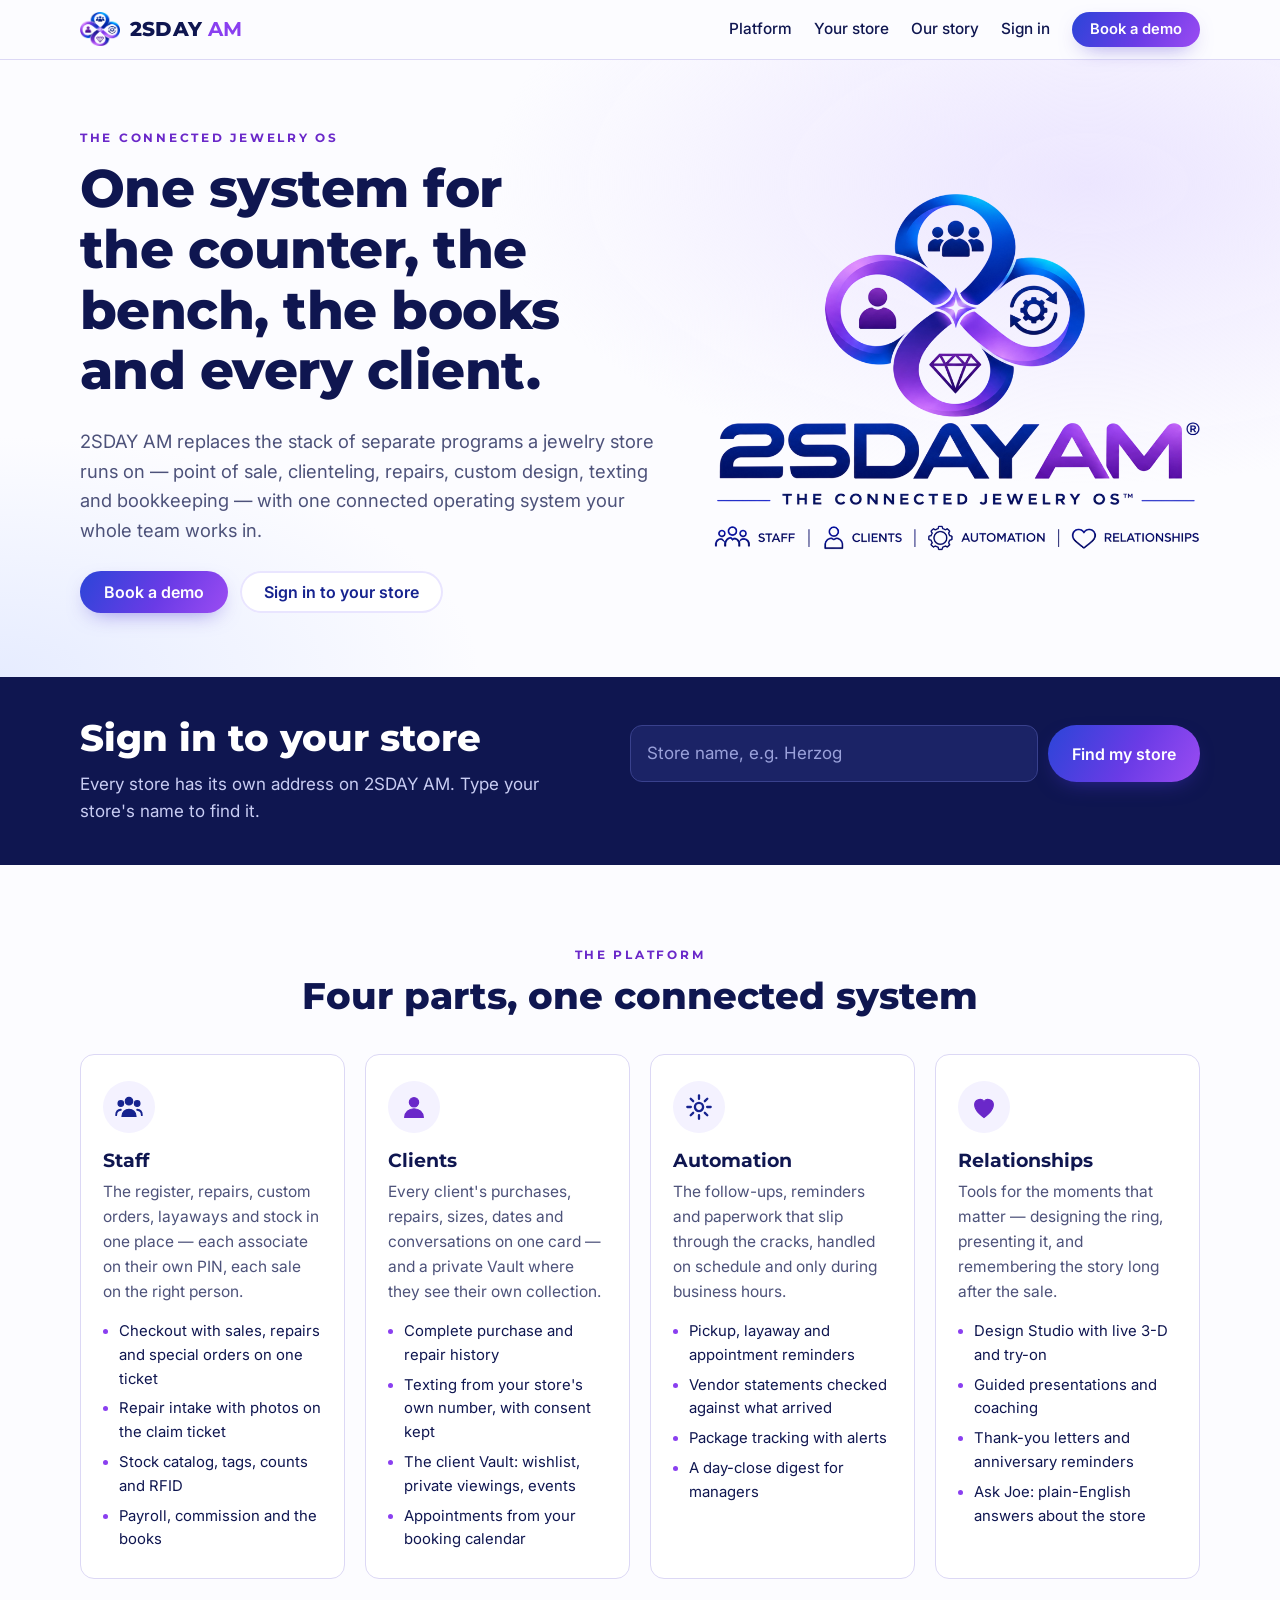
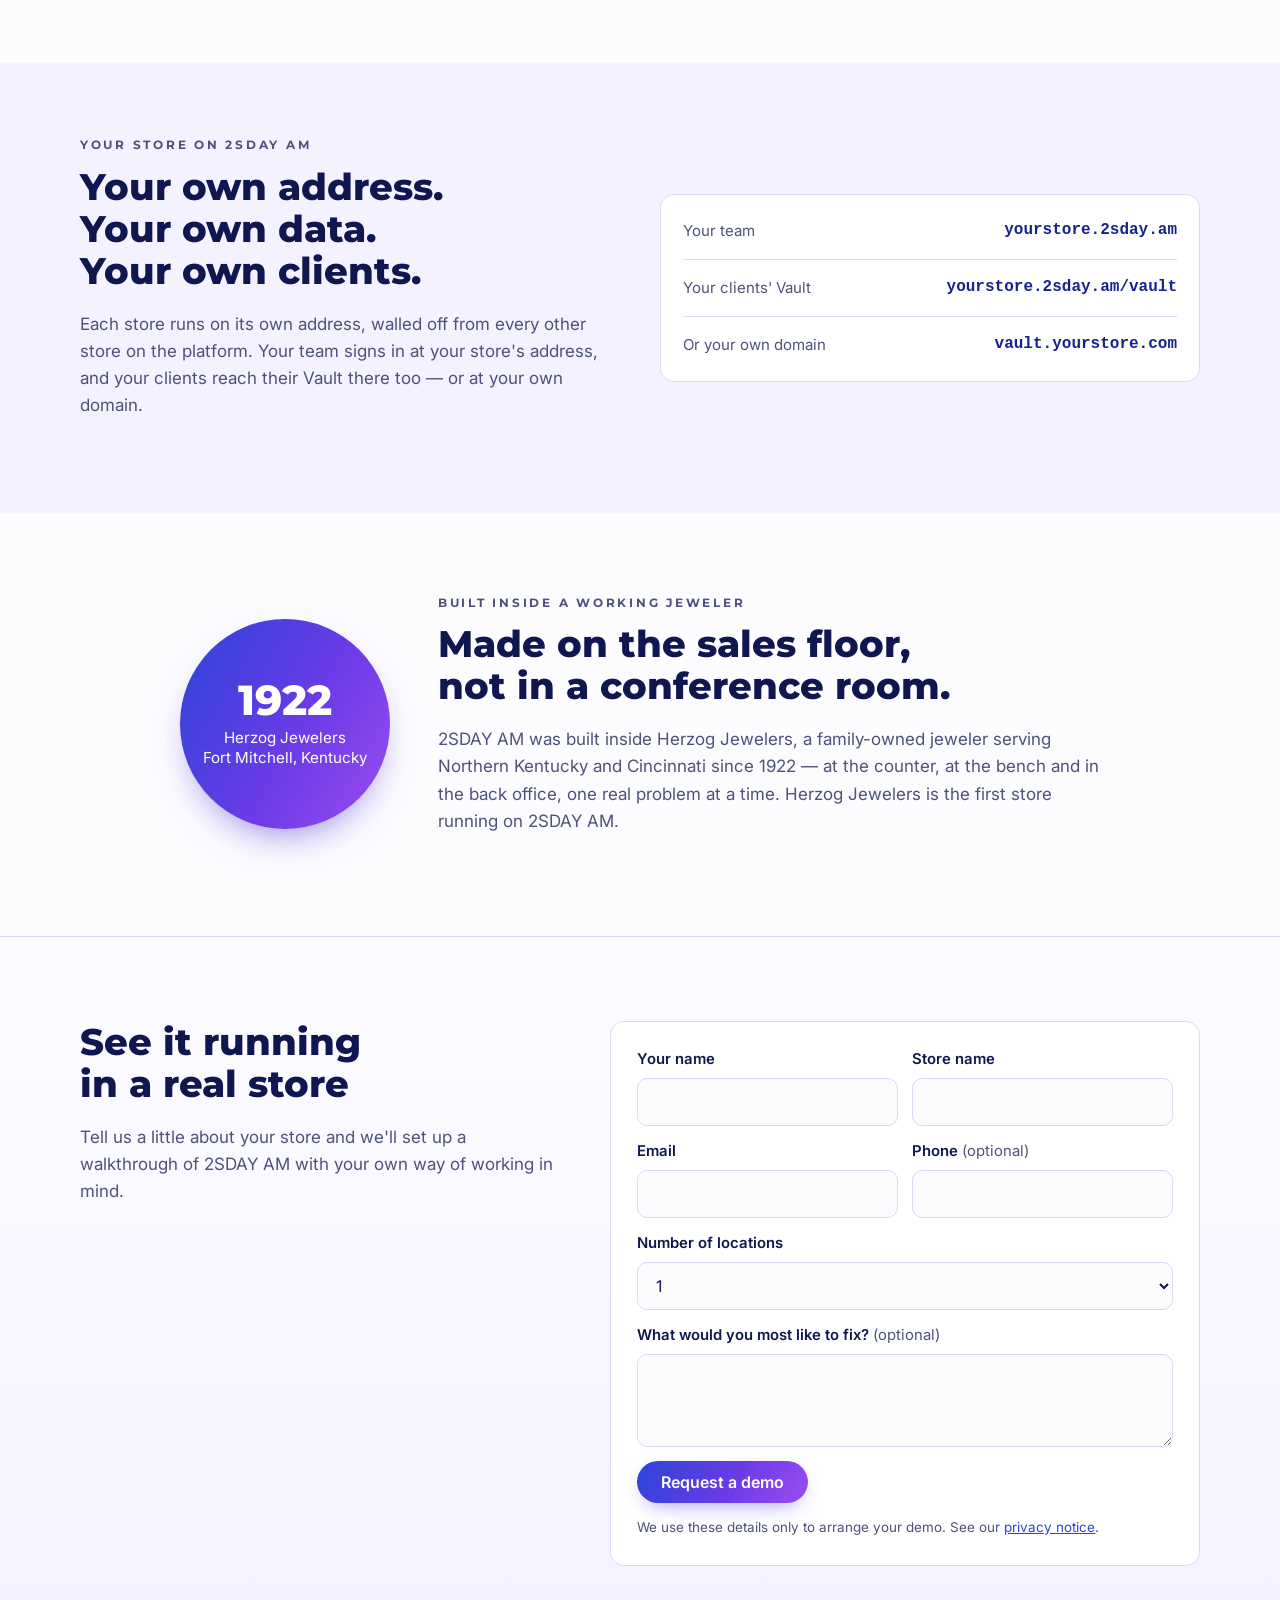
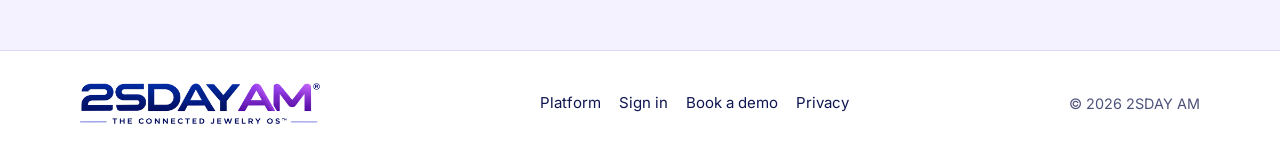
<file: index.html>
<!doctype html>
<html lang="en">
<head>
<meta charset="utf-8">
<meta name="viewport" content="width=device-width, initial-scale=1">
<title>2SDAY AM — The Connected Jewelry OS</title>
<meta name="description" content="2SDAY AM is the operating system for jewelry stores: the counter, the bench, the books and every client relationship in one connected system.">
<link rel="icon" href="/assets/favicon.png">
<link rel="apple-touch-icon" href="/assets/apple-touch-icon.png">
<meta property="og:title" content="2SDAY AM — The Connected Jewelry OS">
<meta property="og:description" content="Staff, clients, automation and relationships in one system, built inside a working jeweler.">
<meta property="og:image" content="https://2sday.am/assets/logo-full.png">
<link rel="preconnect" href="https://fonts.googleapis.com">
<link rel="preconnect" href="https://fonts.gstatic.com" crossorigin>
<link href="https://fonts.googleapis.com/css2?family=Montserrat:wght@600;700;800&family=Inter:wght@400;500;600&display=swap" rel="stylesheet">
<link rel="stylesheet" href="/site.css">
</head>
<body>
<a class="skip" href="#main">Skip to content</a>
<header class="nav">
  <div class="wrap nav-in">
    <a href="/" class="brand" aria-label="2SDAY AM home"><img src="/assets/mark.png" alt="" width="40" height="34"><span>2SDAY <b>AM</b></span></a>
    <nav aria-label="Main">
      <a href="#platform">Platform</a>
      <a href="#stores">Your store</a>
      <a href="#origin">Our story</a>
      <a href="#signin" class="nav-signin">Sign in</a>
      <a href="#demo" class="btn btn-sm">Book a demo</a>
    </nav>
  </div>
</header>

<main id="main">
  <section class="hero">
    <div class="wrap hero-in">
      <div class="hero-copy">
        <p class="eyebrow">The Connected Jewelry OS</p>
        <h1>One system for the counter, the bench, the books and every client.</h1>
        <p class="lede">2SDAY AM replaces the stack of separate programs a jewelry store runs on — point of sale, clienteling, repairs, custom design, texting and bookkeeping — with one connected operating system your whole team works in.</p>
        <div class="cta-row">
          <a href="#demo" class="btn">Book a demo</a>
          <a href="#signin" class="btn btn-ghost">Sign in to your store</a>
        </div>
      </div>
      <div class="hero-art"><img src="/assets/logo-full.png" alt="2SDAY AM — The Connected Jewelry OS" width="900" height="660"></div>
    </div>
  </section>

  <section id="signin" class="signin">
    <div class="wrap signin-in">
      <div>
        <h2>Sign in to your store</h2>
        <p>Every store has its own address on 2SDAY AM. Type your store's name to find it.</p>
      </div>
      <form id="finder" class="finder" autocomplete="off" novalidate>
        <label for="storeq" class="sr">Store name</label>
        <input id="storeq" name="q" type="text" placeholder="Store name, e.g. Herzog" aria-describedby="finderOut" spellcheck="false">
        <button class="btn" type="submit">Find my store</button>
        <div id="finderOut" class="finder-out" aria-live="polite"></div>
      </form>
    </div>
  </section>

  <section id="platform" class="pillars">
    <div class="wrap">
      <p class="eyebrow center">The platform</p>
      <h2 class="center">Four parts, one connected system</h2>
      <div class="grid4">
        <article class="pillar">
          <div class="pi pi-staff" aria-hidden="true"><svg viewBox="0 0 24 24"><circle cx="12" cy="7" r="3.2"/><circle cx="5" cy="9" r="2.4"/><circle cx="19" cy="9" r="2.4"/><path d="M6 20c0-3.6 2.7-6 6-6s6 2.4 6 6z"/><path d="M1 19c0-2.6 1.7-4.4 4-4.6M23 19c0-2.6-1.7-4.4-4-4.6" fill="none" stroke-width="1.6"/></svg></div>
          <h3>Staff</h3>
          <p>The register, repairs, custom orders, layaways and stock in one place — each associate on their own PIN, each sale on the right person.</p>
          <ul><li>Checkout with sales, repairs and special orders on one ticket</li><li>Repair intake with photos on the claim ticket</li><li>Stock catalog, tags, counts and RFID</li><li>Payroll, commission and the books</li></ul>
        </article>
        <article class="pillar">
          <div class="pi pi-client" aria-hidden="true"><svg viewBox="0 0 24 24"><circle cx="12" cy="8" r="4"/><path d="M4 21c0-4.4 3.6-7.5 8-7.5s8 3.1 8 7.5z"/></svg></div>
          <h3>Clients</h3>
          <p>Every client's purchases, repairs, sizes, dates and conversations on one card — and a private Vault where they see their own collection.</p>
          <ul><li>Complete purchase and repair history</li><li>Texting from your store's own number, with consent kept</li><li>The client Vault: wishlist, private viewings, events</li><li>Appointments from your booking calendar</li></ul>
        </article>
        <article class="pillar">
          <div class="pi pi-auto" aria-hidden="true"><svg viewBox="0 0 24 24"><path d="M12 8.5a3.5 3.5 0 1 1 0 7 3.5 3.5 0 0 1 0-7z" fill="none" stroke-width="2"/><path d="M12 2v3M12 19v3M2 12h3M19 12h3M4.9 4.9l2.1 2.1M17 17l2.1 2.1M4.9 19.1 7 17M17 7l2.1-2.1" fill="none" stroke-width="2"/></svg></div>
          <h3>Automation</h3>
          <p>The follow-ups, reminders and paperwork that slip through the cracks, handled on schedule and only during business hours.</p>
          <ul><li>Pickup, layaway and appointment reminders</li><li>Vendor statements checked against what arrived</li><li>Package tracking with alerts</li><li>A day-close digest for managers</li></ul>
        </article>
        <article class="pillar">
          <div class="pi pi-rel" aria-hidden="true"><svg viewBox="0 0 24 24"><path d="M12 21s-8-5.2-8-11a4.5 4.5 0 0 1 8-2.8A4.5 4.5 0 0 1 20 10c0 5.8-8 11-8 11z"/></svg></div>
          <h3>Relationships</h3>
          <p>Tools for the moments that matter — designing the ring, presenting it, and remembering the story long after the sale.</p>
          <ul><li>Design Studio with live 3-D and try-on</li><li>Guided presentations and coaching</li><li>Thank-you letters and anniversary reminders</li><li>Ask Joe: plain-English answers about the store</li></ul>
        </article>
      </div>
    </div>
  </section>

  <section id="stores" class="stores">
    <div class="wrap stores-in">
      <div>
        <p class="eyebrow">Your store on 2SDAY AM</p>
        <h2>Your own address. Your own data. Your own clients.</h2>
        <p>Each store runs on its own address, walled off from every other store on the platform. Your team signs in at your store's address, and your clients reach their Vault there too — or at your own domain.</p>
      </div>
      <div class="addr" aria-label="Example addresses">
        <div class="addr-row"><span class="addr-k">Your team</span><code>yourstore.2sday.am</code></div>
        <div class="addr-row"><span class="addr-k">Your clients' Vault</span><code>yourstore.2sday.am/vault</code></div>
        <div class="addr-row"><span class="addr-k">Or your own domain</span><code>vault.yourstore.com</code></div>
      </div>
    </div>
  </section>

  <section id="origin" class="origin">
    <div class="wrap origin-in">
      <div class="origin-badge"><span class="year">1922</span><span>Herzog Jewelers<br>Fort Mitchell, Kentucky</span></div>
      <div>
        <p class="eyebrow">Built inside a working jeweler</p>
        <h2>Made on the sales floor, not in a conference room.</h2>
        <p>2SDAY AM was built inside Herzog Jewelers, a family-owned jeweler serving Northern Kentucky and Cincinnati since 1922 — at the counter, at the bench and in the back office, one real problem at a time. Herzog Jewelers is the first store running on 2SDAY AM.</p>
      </div>
    </div>
  </section>

  <section id="demo" class="demo">
    <div class="wrap demo-in">
      <div>
        <h2>See it running in a real store</h2>
        <p>Tell us a little about your store and we'll set up a walkthrough of 2SDAY AM with your own way of working in mind.</p>
      </div>
      <form name="demo" method="POST" action="/thanks.html" data-netlify="true" netlify-honeypot="company_url" class="demo-form">
        <input type="hidden" name="form-name" value="demo">
        <p class="hp"><label>Leave this empty <input name="company_url" tabindex="-1" autocomplete="off"></label></p>
        <div class="two">
          <label>Your name<input name="name" required autocomplete="name"></label>
          <label>Store name<input name="store" required autocomplete="organization"></label>
        </div>
        <div class="two">
          <label>Email<input name="email" type="email" required autocomplete="email"></label>
          <label><span>Phone <span class="opt">(optional)</span></span><input name="phone" type="tel" autocomplete="tel"></label>
        </div>
        <label>Number of locations
          <select name="locations"><option>1</option><option>2–3</option><option>4–10</option><option>More than 10</option></select>
        </label>
        <label><span>What would you most like to fix? <span class="opt">(optional)</span></span><textarea name="message" rows="3"></textarea></label>
        <button class="btn" type="submit">Request a demo</button>
        <p class="fine">We use these details only to arrange your demo. See our <a href="/privacy.html">privacy notice</a>.</p>
      </form>
    </div>
  </section>
</main>

<footer class="foot">
  <div class="wrap foot-in">
    <img src="/assets/wordmark.png" alt="2SDAY AM — The Connected Jewelry OS" width="300" height="52">
    <nav aria-label="Footer"><a href="#platform">Platform</a><a href="#signin">Sign in</a><a href="#demo">Book a demo</a><a href="/privacy.html">Privacy</a></nav>
    <p>© <span id="yr">2026</span> 2SDAY AM</p>
  </div>
</footer>
<script src="/finder.js" defer></script>
</body>
</html>
</file>
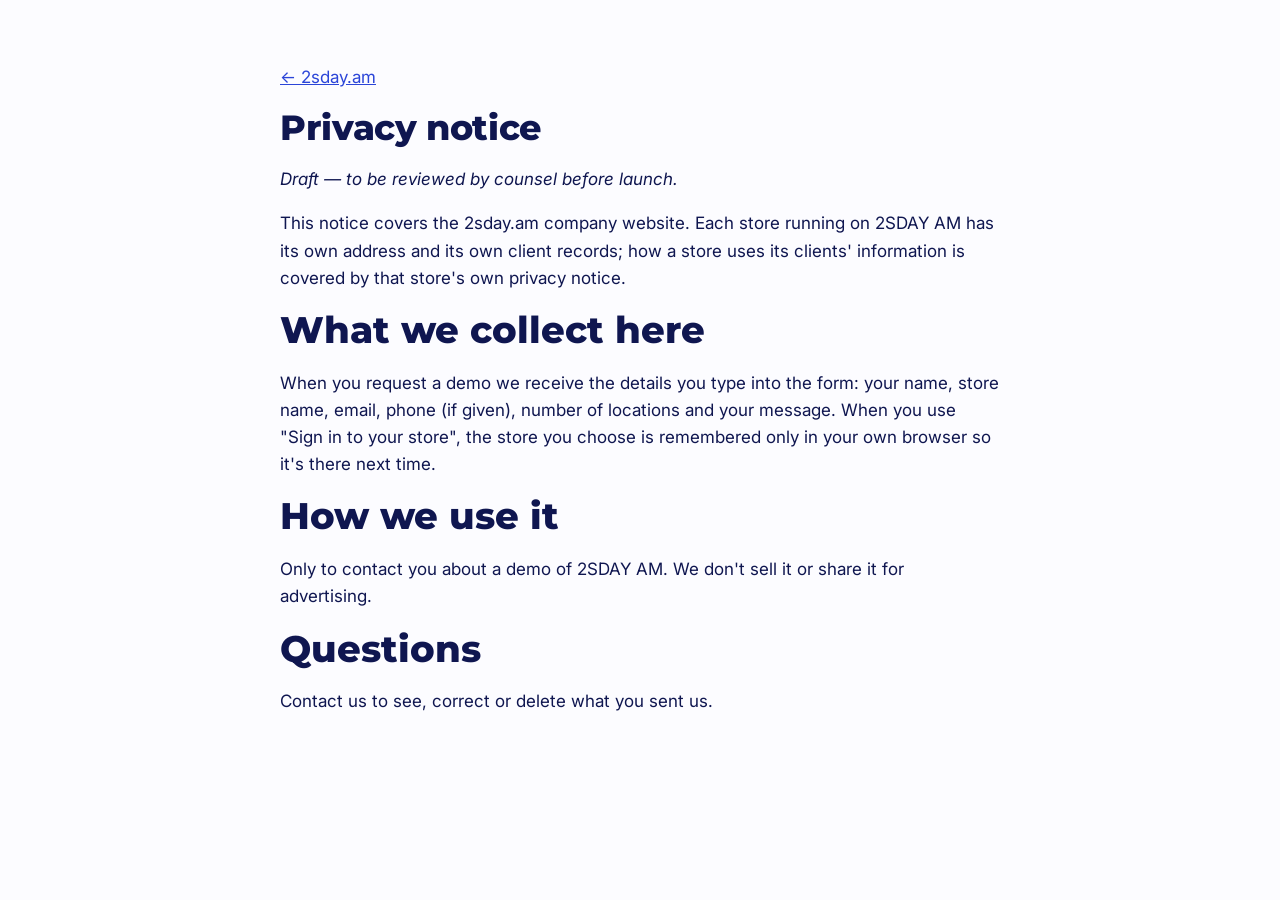
<file: privacy.html>
<!doctype html>
<html lang="en"><head><meta charset="utf-8"><meta name="viewport" content="width=device-width, initial-scale=1">
<title>Privacy — 2SDAY AM</title><link rel="icon" href="/assets/favicon.png">
<link href="https://fonts.googleapis.com/css2?family=Montserrat:wght@700;800&family=Inter:wght@400;600&display=swap" rel="stylesheet"><link rel="stylesheet" href="/site.css"></head>
<body><main class="wrap page">
<p><a href="/">← 2sday.am</a></p>
<h1>Privacy notice</h1>
<p><em>Draft — to be reviewed by counsel before launch.</em></p>
<p>This notice covers the 2sday.am company website. Each store running on 2SDAY AM has its own address and its own client records; how a store uses its clients' information is covered by that store's own privacy notice.</p>
<h2>What we collect here</h2>
<p>When you request a demo we receive the details you type into the form: your name, store name, email, phone (if given), number of locations and your message. When you use "Sign in to your store", the store you choose is remembered only in your own browser so it's there next time.</p>
<h2>How we use it</h2>
<p>Only to contact you about a demo of 2SDAY AM. We don't sell it or share it for advertising.</p>
<h2>Questions</h2>
<p>Contact us to see, correct or delete what you sent us.</p>
</main></body></html>
</file>
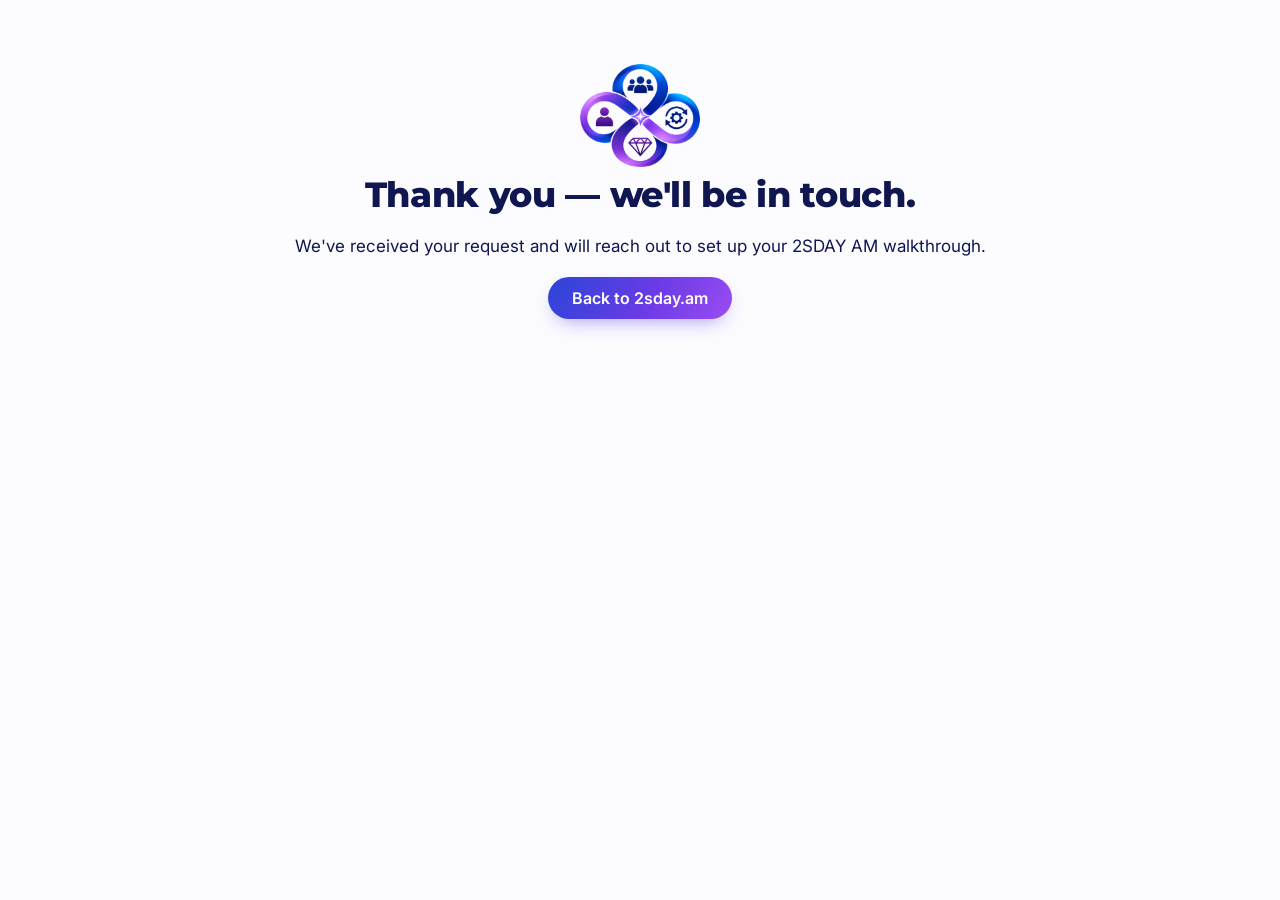
<file: thanks.html>
<!doctype html>
<html lang="en"><head><meta charset="utf-8"><meta name="viewport" content="width=device-width, initial-scale=1">
<title>Thank you — 2SDAY AM</title><link rel="icon" href="/assets/favicon.png">
<link href="https://fonts.googleapis.com/css2?family=Montserrat:wght@700;800&family=Inter:wght@400;600&display=swap" rel="stylesheet"><link rel="stylesheet" href="/site.css"></head>
<body><main class="wrap page center">
<img src="/assets/mark.png" alt="" width="120" height="103">
<h1>Thank you — we'll be in touch.</h1>
<p>We've received your request and will reach out to set up your 2SDAY AM walkthrough.</p>
<p><a class="btn" href="/">Back to 2sday.am</a></p>
</main></body></html>
</file>
<file: site.css>
:root {
  --ink: #0f1650;          /* the wordmark's navy */
  --navy: #16238f;
  --blue: #2b45d8;
  --violet: #8a3ff0;
  --violet-d: #6a28c9;
  --lav: #f4f2ff;
  --lav-2: #e9e5ff;
  --line: #dcd8f5;
  --muted: #4d527a;
  --bg: #fcfcff;
  --grad: linear-gradient(120deg, #2b45d8 0%, #6a3be6 55%, #9b4cf2 100%);
  --r: 14px;
  color-scheme: light;
}
* { box-sizing: border-box; }
html { scroll-behavior: smooth; }
body { margin: 0; background: var(--bg); color: var(--ink); font: 400 17px/1.6 Inter, system-ui, -apple-system, "Segoe UI", sans-serif; }
img { max-width: 100%; height: auto; }
h1, h2, h3 { font-family: Montserrat, Inter, system-ui, sans-serif; line-height: 1.15; text-wrap: balance; margin: 0 0 .5em; }
h1 { font-size: clamp(2rem, 4.6vw, 3.3rem); font-weight: 800; letter-spacing: -.01em; }
h2 { font-size: clamp(1.6rem, 3vw, 2.3rem); font-weight: 800; }
h3 { font-size: 1.2rem; font-weight: 700; }
p { margin: 0 0 1em; }
a { color: var(--blue); }
.wrap { max-width: 1160px; margin: 0 auto; padding-inline: 20px; }
.center { text-align: center; }
.eyebrow { font: 700 .78rem/1 Montserrat, sans-serif; letter-spacing: .22em; text-transform: uppercase; color: var(--violet-d); margin-bottom: 14px; }
.sr { position: absolute; width: 1px; height: 1px; overflow: hidden; clip: rect(0 0 0 0); }
.skip { position: absolute; left: -999px; } .skip:focus { left: 12px; top: 12px; background: #fff; padding: 8px 12px; z-index: 9; }

.btn { display: inline-flex; align-items: center; justify-content: center; gap: 8px; padding: 13px 24px; border-radius: 999px; border: 0; cursor: pointer;
  background: var(--grad); color: #fff; font: 600 1rem/1 Inter, sans-serif; text-decoration: none; box-shadow: 0 8px 22px -10px rgba(74, 52, 210, .65); }
.btn:hover { filter: brightness(1.07); }
.btn:focus-visible, input:focus-visible, select:focus-visible, textarea:focus-visible, a:focus-visible { outline: 3px solid #b8a6ff; outline-offset: 2px; }
.btn-sm { padding: 10px 18px; font-size: .92rem; }
.btn-ghost { background: #fff; color: var(--navy); box-shadow: inset 0 0 0 2px var(--lav-2); }

.nav { position: sticky; top: 0; z-index: 5; background: rgba(252, 252, 255, .9); backdrop-filter: blur(10px); border-bottom: 1px solid var(--line); }
.nav-in { display: flex; align-items: center; justify-content: space-between; gap: 16px; padding-block: 12px; }
.brand { display: flex; align-items: center; gap: 10px; text-decoration: none; color: var(--ink); font: 800 1.25rem/1 Montserrat, sans-serif; letter-spacing: .01em; }
.brand b { color: var(--violet); }
.nav nav { display: flex; align-items: center; gap: 22px; }
.nav nav a:not(.btn) { color: var(--ink); text-decoration: none; font-weight: 500; font-size: .96rem; }
.nav nav a:not(.btn):hover { color: var(--violet-d); }

.hero { background: radial-gradient(1000px 500px at 85% 20%, #ece6ff 0%, transparent 60%), radial-gradient(800px 400px at 0% 100%, #e6ecff 0%, transparent 60%); }
.hero-in { display: grid; grid-template-columns: 1.1fr .9fr; align-items: center; gap: 40px; padding-block: 72px 64px; }
.lede { font-size: 1.15rem; color: var(--muted); max-width: 36em; }
.cta-row { display: flex; flex-wrap: wrap; gap: 12px; margin-top: 26px; }
.hero-art img { width: 100%; max-width: 520px; display: block; margin-left: auto; }

.signin { background: var(--ink); color: #fff; }
.signin-in { display: grid; grid-template-columns: 1fr 1.1fr; gap: 32px; align-items: center; padding-block: 40px; }
.signin h2 { margin-bottom: .3em; } .signin p { color: #c9cdf3; margin: 0; }
.finder { display: grid; grid-template-columns: 1fr auto; gap: 10px; }
.finder input { min-width: 0; padding: 14px 16px; border-radius: 12px; border: 1px solid #39418d; background: #1b2366; color: #fff; font: inherit; }
.finder input::placeholder { color: #9aa1da; }
.finder-out { grid-column: 1 / -1; min-height: 1.6em; font-size: .97rem; }
.finder-out .hit { display: flex; flex-wrap: wrap; align-items: center; gap: 10px 14px; background: #1b2366; border: 1px solid #39418d; border-radius: 12px; padding: 12px 14px; margin-top: 4px; }
.finder-out .hit b { margin-right: auto; }
.finder-out a.go { color: #fff; background: rgba(255,255,255,.1); padding: 7px 12px; border-radius: 999px; text-decoration: none; font-weight: 600; font-size: .92rem; }
.finder-out a.go:hover { background: rgba(255,255,255,.2); }
.finder-out .soon { color: #c9b6ff; font-size: .92rem; }
.finder-out .none { color: #c9cdf3; }
.finder-out .place { color: #9aa1da; font-size: .9rem; }

.pillars { padding-block: 84px; }
.grid4 { display: grid; grid-template-columns: repeat(4, minmax(0, 1fr)); gap: 20px; margin-top: 36px; }
.pillar { background: #fff; border: 1px solid var(--line); border-radius: var(--r); padding: 26px 22px; }
.pillar p { color: var(--muted); font-size: .97rem; }
.pillar ul { margin: 0; padding-left: 1.1em; font-size: .93rem; color: var(--ink); display: grid; gap: 6px; }
.pillar li::marker { color: var(--violet); }
.pi { width: 52px; height: 52px; border-radius: 50%; display: grid; place-items: center; margin-bottom: 16px; background: var(--lav); }
.pi svg { width: 28px; height: 28px; fill: var(--navy); stroke: var(--navy); stroke-linecap: round; }
.pi-client svg, .pi-rel svg { fill: var(--violet-d); stroke: var(--violet-d); }

.stores { background: var(--lav); padding-block: 76px; }
.stores-in { display: grid; grid-template-columns: 1fr 1fr; gap: 40px; align-items: center; }
.stores p { color: var(--muted); }
.addr { background: #fff; border: 1px solid var(--line); border-radius: var(--r); padding: 8px 22px; }
.addr-row { display: flex; flex-wrap: wrap; justify-content: space-between; gap: 6px 16px; padding-block: 16px; border-bottom: 1px solid var(--line); }
.addr-row:last-child { border-bottom: 0; }
.addr-k { color: var(--muted); font-size: .94rem; }
.addr code { font: 600 1rem/1.4 ui-monospace, SFMono-Regular, Menlo, Consolas, monospace; color: var(--navy); overflow-wrap: anywhere; }

.origin { padding-block: 84px; }
.origin-in { display: grid; grid-template-columns: auto 1fr; gap: 48px; align-items: center; max-width: 960px; }
.origin p { color: var(--muted); max-width: 40em; }
.origin-badge { width: 210px; aspect-ratio: 1; border-radius: 50%; background: var(--grad); color: #fff; display: grid; place-content: center; text-align: center; gap: 6px; font-size: .95rem; line-height: 1.35; box-shadow: 0 18px 40px -18px rgba(74, 52, 210, .7); }
.origin-badge .year { font: 800 2.6rem/1 Montserrat, sans-serif; }

.demo { background: linear-gradient(180deg, var(--bg), var(--lav)); padding-block: 84px; border-top: 1px solid var(--line); }
.demo-in { display: grid; grid-template-columns: .9fr 1.1fr; gap: 48px; align-items: start; }
.demo p { color: var(--muted); }
.demo-form { background: #fff; border: 1px solid var(--line); border-radius: var(--r); padding: 26px; display: grid; gap: 14px; }
.demo-form label { display: grid; gap: 6px; font-weight: 600; font-size: .93rem; }
.demo-form input, .demo-form select, .demo-form textarea { font: 400 1rem/1.4 Inter, sans-serif; padding: 12px 14px; border-radius: 10px; border: 1px solid var(--line); background: var(--bg); color: var(--ink); min-width: 0; }
.demo-form .two { display: grid; grid-template-columns: 1fr 1fr; gap: 14px; }
.demo-form .opt { font-weight: 400; color: var(--muted); }
.demo-form .btn { justify-self: start; }
.fine { font-size: .84rem; margin: 0; }
.hp { position: absolute; left: -5000px; }

.foot { background: #fff; border-top: 1px solid var(--line); padding-block: 32px; }
.foot-in { display: flex; flex-wrap: wrap; align-items: center; justify-content: space-between; gap: 18px; }
.foot img { width: 240px; }
.foot nav { display: flex; flex-wrap: wrap; gap: 18px; }
.foot nav a { color: var(--ink); text-decoration: none; font-size: .94rem; }
.foot p { margin: 0; color: var(--muted); font-size: .9rem; }

.page { max-width: 760px; padding-block: 64px; }
.page h1 { font-size: 2.2rem; }

@media (max-width: 980px) {
  .grid4 { grid-template-columns: repeat(2, minmax(0, 1fr)); }
  .nav nav a:not(.btn):not(.nav-signin) { display: none; }
}
@media (max-width: 760px) {
  .hero-in, .signin-in, .stores-in, .demo-in, .origin-in { grid-template-columns: 1fr; }
  .hero-in { padding-block: 44px; gap: 24px; }
  .hero-art { order: -1; } .hero-art img { max-width: 300px; margin: 0 auto; }
  .origin-badge { width: 170px; }
  .demo-form .two { grid-template-columns: 1fr; }
}
@media (max-width: 520px) {
  .grid4 { grid-template-columns: 1fr; }
  .finder { grid-template-columns: 1fr; }
  .nav nav { gap: 12px; } .brand span { display: none; }
}
</file>
